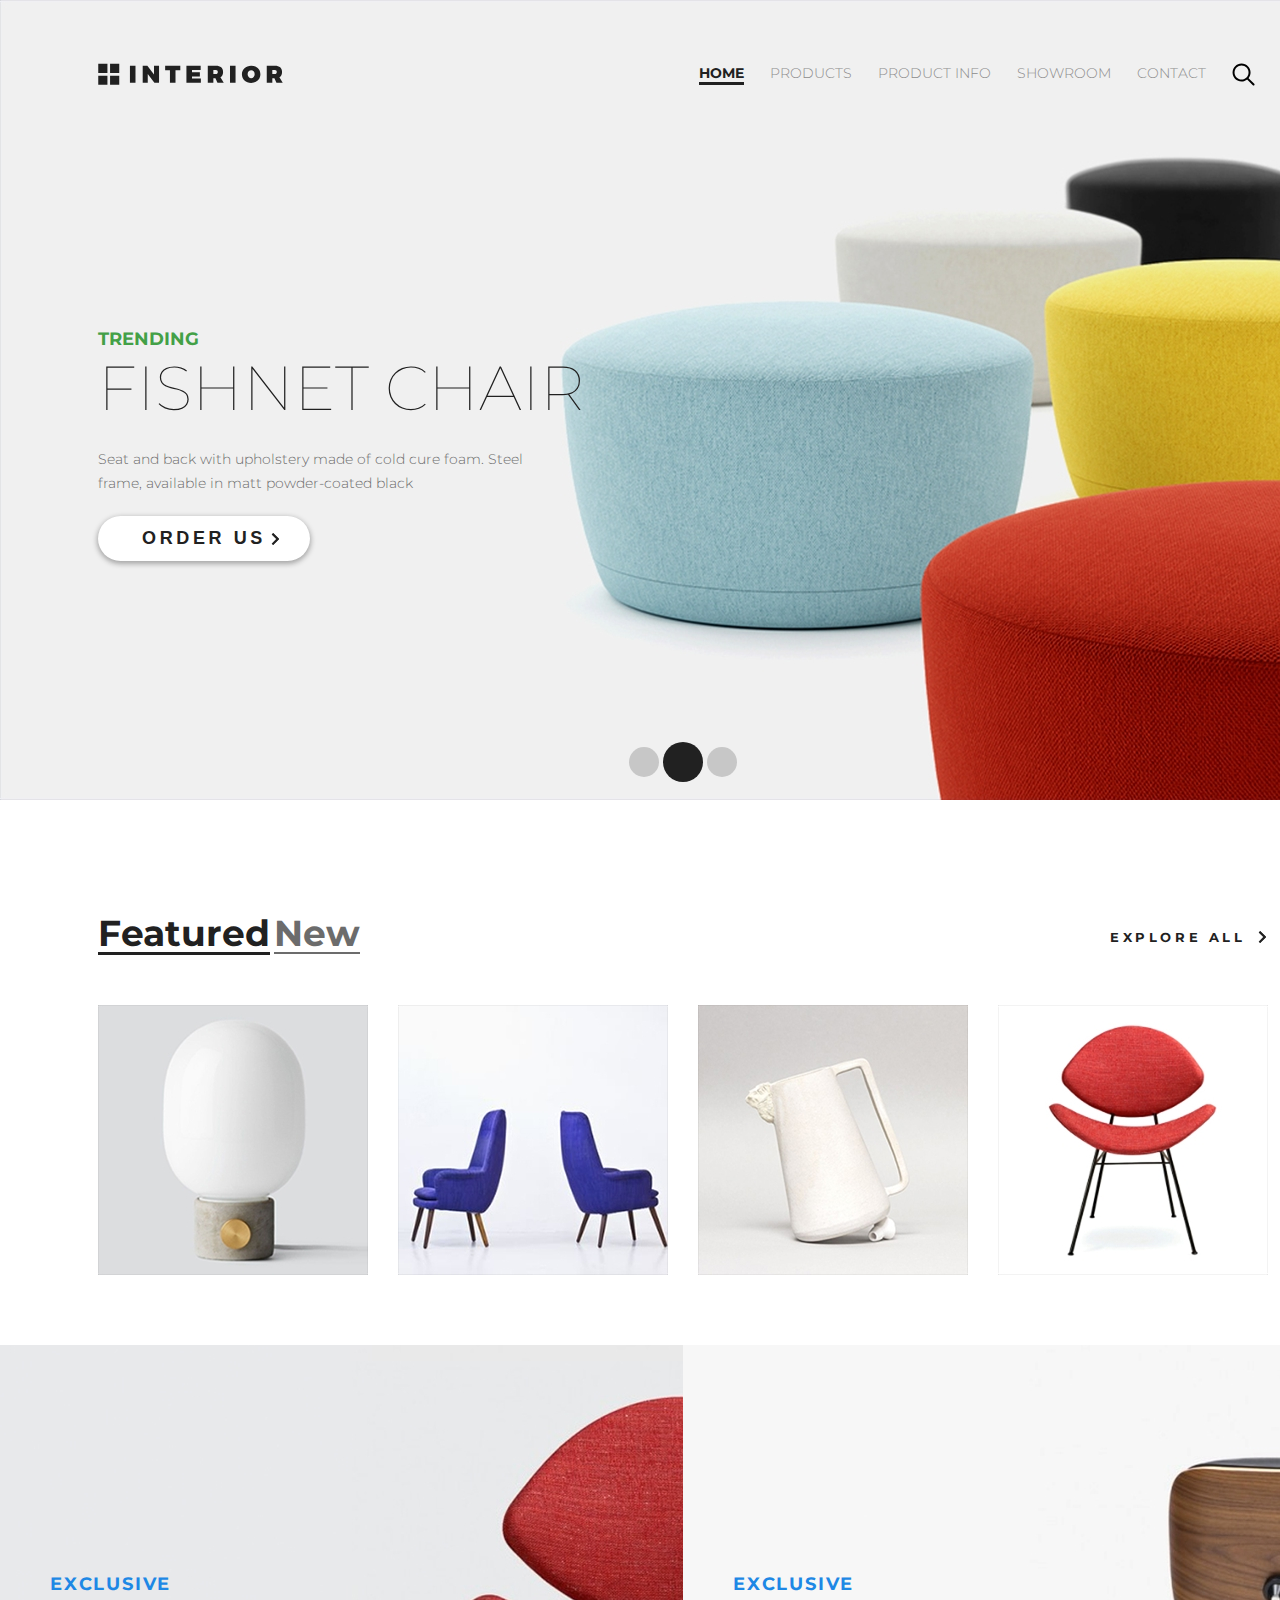
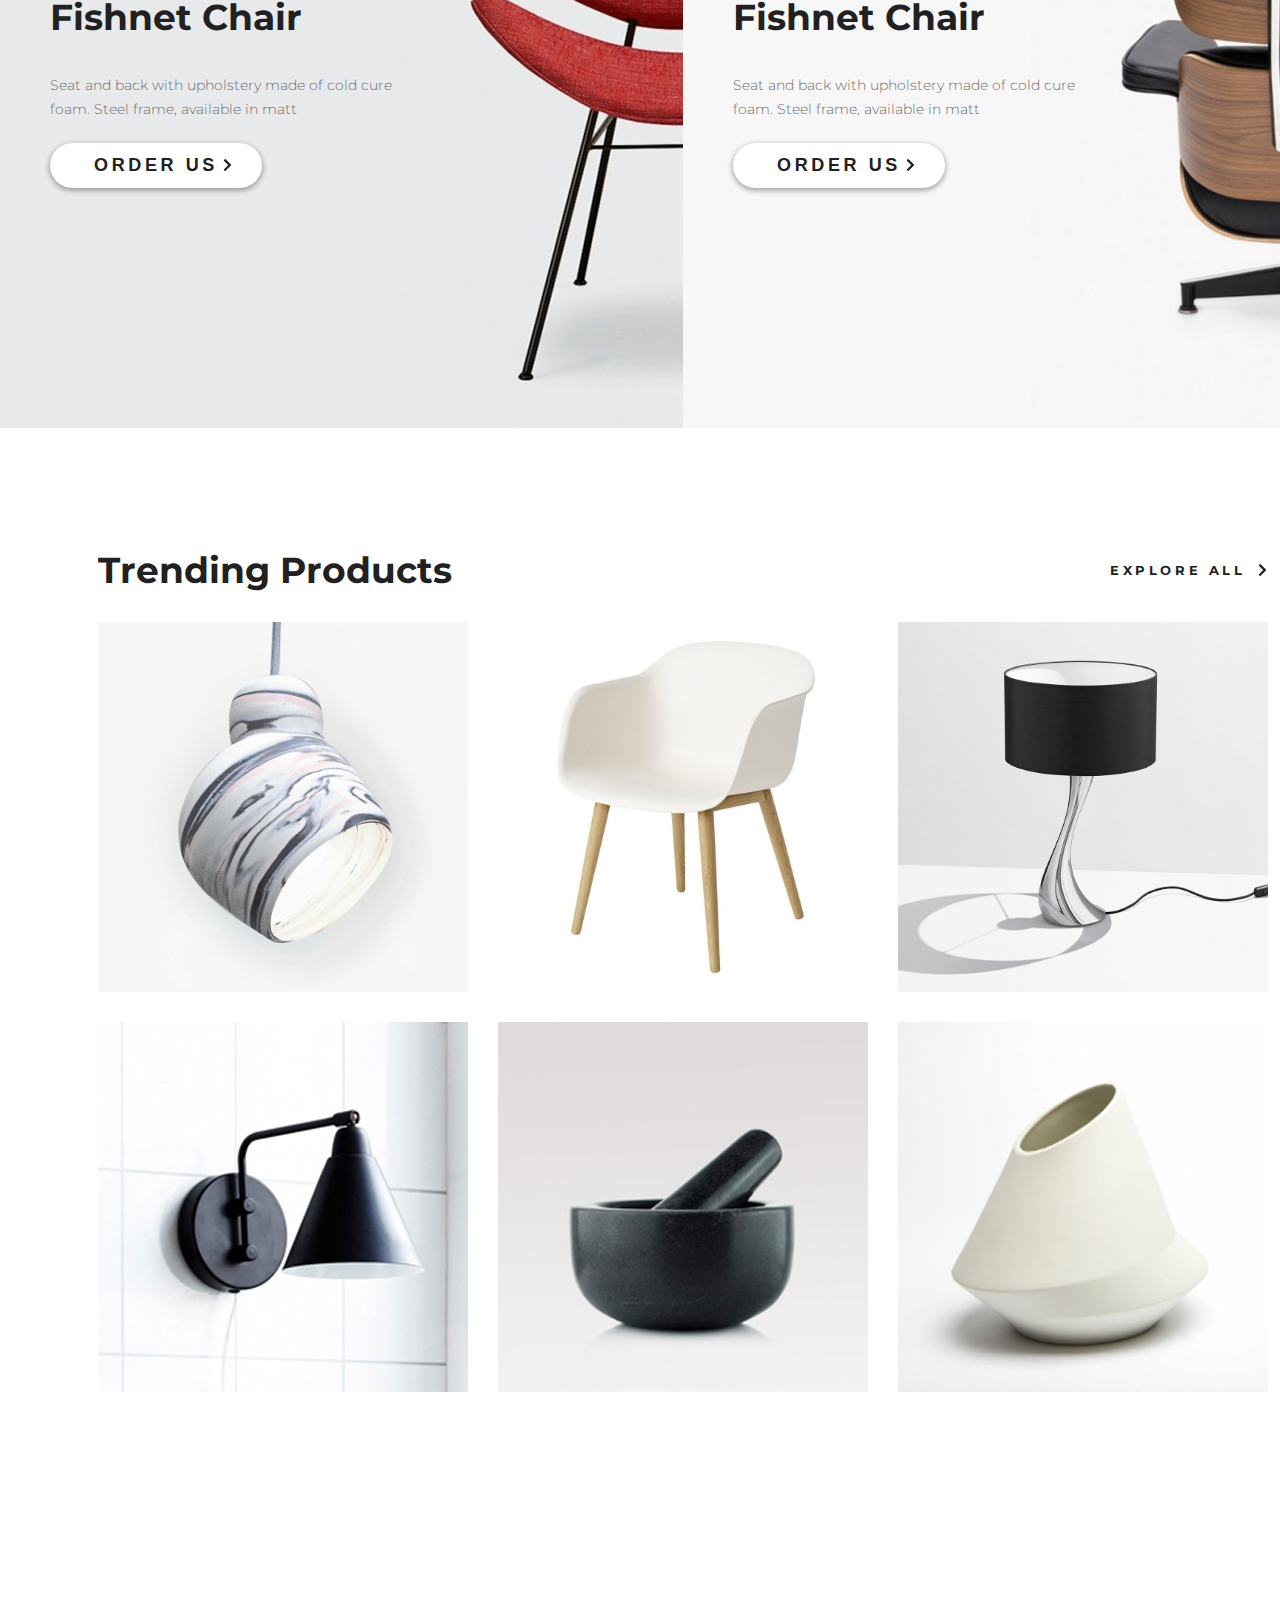
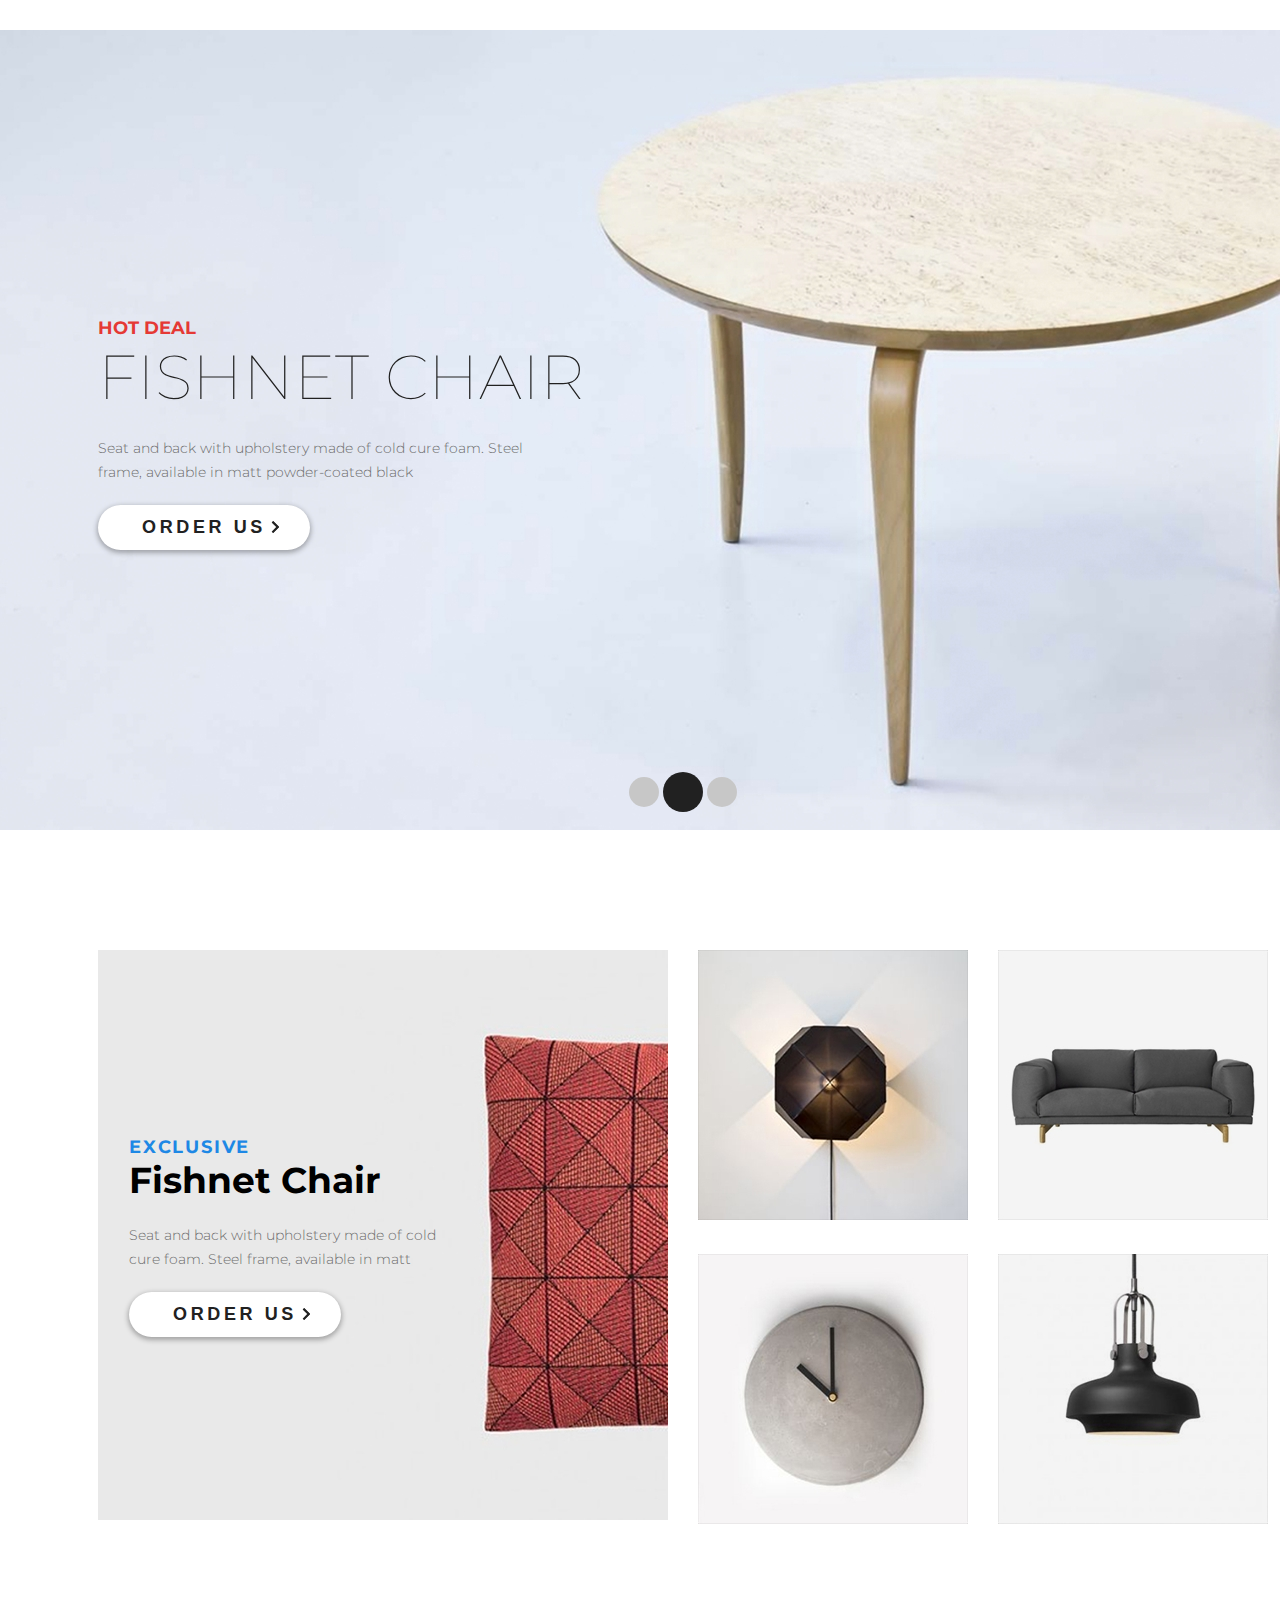
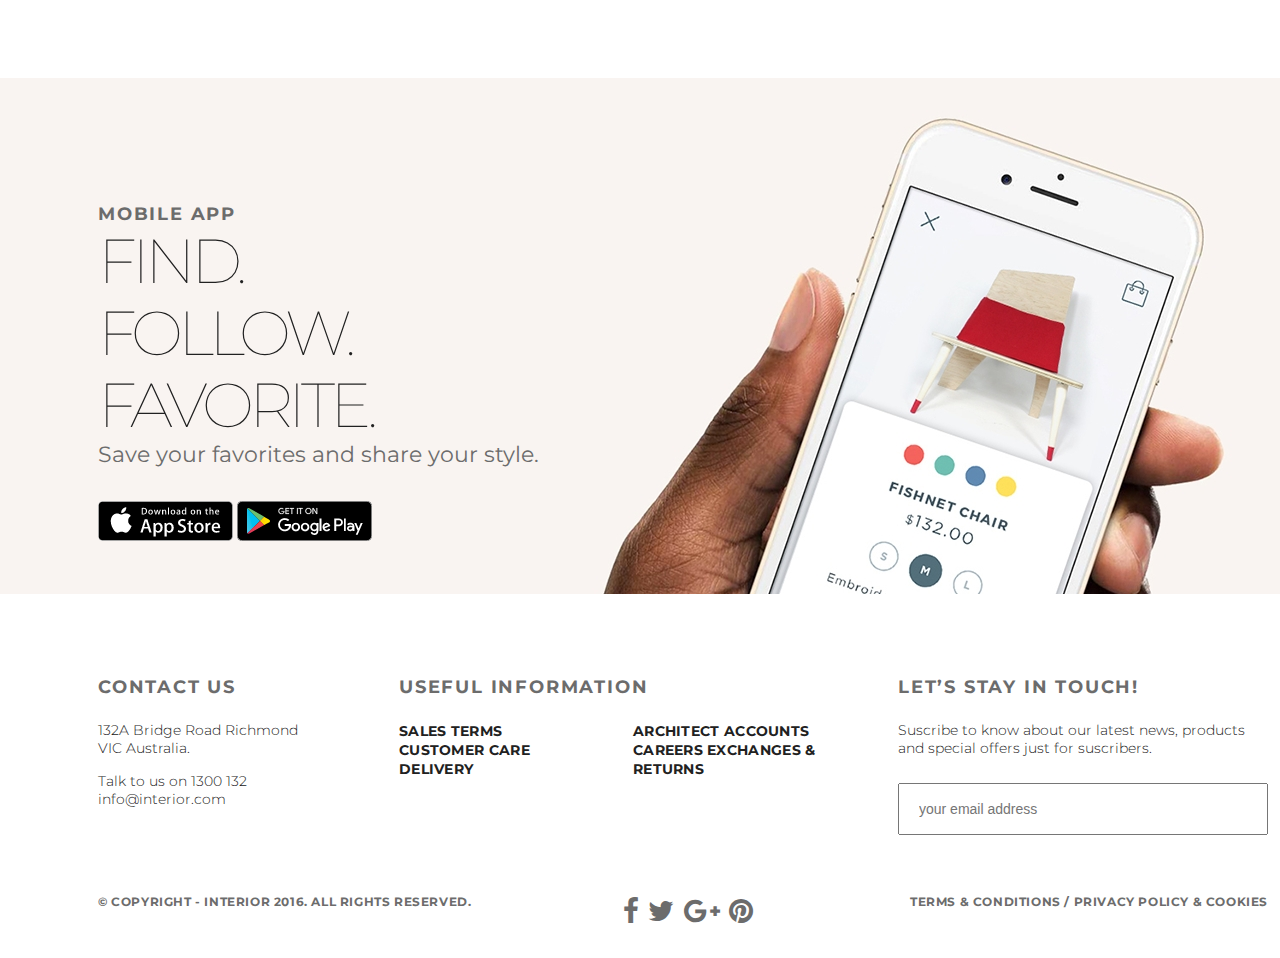
<file: index.html>
<!DOCTYPE html>
<html lang="en">
<head>
    <meta charset="UTF-8">
    <meta name="viewport" content="width=device-width, initial-scale=1.0">
    <meta http-equiv="X-UA-Compatible" content="ie=edge">
    <link href="https://fonts.googleapis.com/css?family=Montserrat:100,300,400,700&display=swap" rel="stylesheet">
    <link rel="stylesheet" href="./css/font-awesome.min.css">
    <link rel="stylesheet" href="./css/fix.css">
    <link rel="stylesheet" href="./css/style.css">
    <title>Interior</title>
</head>
<body>
    <div class="content">
        <div class="slaider padding-site">
            <div class="header clearfix">
                <a href="#" class="logotype"><img src="./img/logo.svg" alt="logo"></a>
                <ul class="menu clearfix">
                    <li class="menu-list"><a class="menu-link menu-link-active" href="index.html">HOME</a></li>
                    <li class="menu-list"><a class="menu-link" href="products.html">PRODUCTS</a></li>
                    <li class="menu-list"><a class="menu-link" href="./productinfo.html">product info</a></li>
                    <li class="menu-list"><a class="menu-link" href="#">SHOWROOM</a></li>
                    <li class="menu-list"><a class="menu-link" href="contact.html">CONTACT</a></li>
                    <li class="menu-list"><a class="menu-link lupa" href="#"><img src="./img/search.svg" alt="search"></a></li>
                </ul>
            </div>
            <div class="text-slaider">
                <div class="text-tranding">
                    <p>TRENDING</p>
                </div>
                <div class="text-h2">
                    <h2>Fishnet Chair</h2>
                </div>
                <div class="text-description">
                    <p>Seat and back with upholstery made of cold cure foam. Steel frame, available in matt powder-coated black</p>
                </div>
                <button class="order-us">Order Us</button>
            </div>
            <div class="paginations">
                <a href="#" class="circle"></a>
                <a href="#" class="circle circle-active"></a>
                <a href="#" class="circle"></a>
            </div>
        </div>
        <div class="featured padding-site">
            <div class="title clearfix">
                <a href="#" class="text-title text-title-active">Featured</a>
                <a href="#" class="text-title">New</a>
                <div class="explore-all">
                        <a href="#">explore all<img src="./img/arrow.svg" class="fix-arrow" alt="arrow"></a>
                    </div>
            </div>
            <div class="explorer-list">
                <a href="#"><img src="./img/product-1.jpg" class="explorer-list-hover" alt="lamp">
                    <div class="explorer-list-text">
                        <div class="circle-explorer-list"><img src="./img/arrow.svg" class="exp-arrow" alt="arrow" width="12"></div>
                        <p class="exp-title">Fishnet Chair</p>
                        <p class="exp-text">Seat and back with upholstery made of cold cure foam</p>
                    </div>
                </a>
                <a href="#"><img src="./img/product-2.jpg" class="explorer-list-hover" alt="chair">
                        <div class="explorer-list-text">
                        <div class="circle-explorer-list"><img src="./img/arrow.svg" class="exp-arrow" alt="arrow" width="12"></div>
                        <p class="exp-title">Fishnet Chair</p>
                        <p class="exp-text">Seat and back with upholstery made of cold cure foam</p>
                    </div>
                </a>
                <a href="#"><img src="./img/product-3.jpg" class="explorer-list-hover" alt="jug">
                        <div class="explorer-list-text">
                        <div class="circle-explorer-list"><img src="./img/arrow.svg" class="exp-arrow" alt="arrow" width="12"></div>
                        <p class="exp-title">Fishnet Chair</p>
                        <p class="exp-text">Seat and back with upholstery made of cold cure foam</p>
                    </div>
                </a>
                <a href="#"><img src="./img/product-4.jpg" class="explorer-list-hover" alt="chair">
                        <div class="explorer-list-text">
                        <div class="circle-explorer-list"><img src="./img/arrow.svg" class="exp-arrow" alt="arrow" width="12"></div>
                        <p class="exp-title">Fishnet Chair</p>
                        <p class="exp-text">Seat and back with upholstery made of cold cure foam</p>
                    </div>
                </a>
            </div>
        </div>
        <div class="exclusive">
            <div class="exclusive-block ex-block1 ">
                <div class="exclive-text">
                    <p class="exclusive-title">
                        exclusive
                    </p>
                    <div class="exclusive-h2">
                        Fishnet Chair
                    </div>
                    <div class="exclusive-description">
                        Seat and back with upholstery made of cold cure foam. Steel frame, available in matt
                    </div>
                    <button class="order-us">order us</button>
                </div>
            </div>
            <div class="exclusive-block ex-block2">
                <div class="exclive-text">
                    <p class="exclusive-title">
                        exclusive
                    </p>
                    <div class="exclusive-h2">
                        Fishnet Chair
                    </div>
                    <div class="exclusive-description">
                        Seat and back with upholstery made of cold cure foam. Steel frame, available in matt
                    </div>
                    <button class="order-us">order us</button>
                </div>
            </div>
        </div>
        <div class="trending-products padding-site">
            <div class="title clearfix">
                    <span class="trending-products">Trending Products</span>
                    <div class="explore-all explore-trending">
                        <a href="#">explore all<img src="./img/arrow.svg" class="fix-arrow" alt="arrow"></a>
                    </div>
                    <div class="trending-products-img">
                        <img src="./img/trend-p1.jpg" alt="">
                        <img src="./img/trend-p2.jpg" alt="">
                        <img src="./img/trend-p3.jpg" alt="">
                    </div>
                    <div class="trending-products-img">
                        <img src="./img/trend-p4.jpg" alt="">
                        <img src="./img/trend-p5.jpg" alt="">
                        <img src="./img/trend-p6.jpg" alt="">
                    </div>
            </div>
        </div>
        <div class="hot-deal padding-site">
            <div class="text-slaider">
                <div class="text-tranding hot">
                    <p>Hot deal</p>
                </div>
                <div class="text-h2">
                    <h2>Fishnet Chair</h2>
                </div>
                <div class="text-description">
                    <p>Seat and back with upholstery made of cold cure foam. Steel frame, available in matt powder-coated black</p>
                </div>
                <button class="order-us">Order Us</button>
            </div>
            <div class="paginations">
                <a href="#" class="circle"></a>
                <a href="#" class="circle circle-active"></a>
                <a href="#" class="circle"></a>
            </div>
        </div>
        <div class="exclusive-two padding-site">
            <div class="info-exclusive">
                <div class="text-slaider">
                    <div class="exclusive-title">
                        <p>exclusive</p>
                    </div>
                    <div class="text-h2-ext">
                        <h2>Fishnet Chair</h2>
                    </div>
                    <div class="text-description ext">
                        <p>Seat and back with upholstery made of cold cure foam. Steel frame, available in matt</p>
                    </div>
                    <button class="order-us">Order Us</button>
                </div>   
            </div>
            <div class="exclusive-img">
                <a href="#"><img src="./img/exclusive-21.jpg" alt=""></a>
                <a href="#"><img src="./img/exclusive-22.jpg" alt=""></a>
            </div>
            <div class="exclusive-img">
                <a href="#"><img src="./img/exclusive-23.jpg" alt=""></a>
                <a href="#"><img src="./img/exclusive-24.jpg" alt=""></a>
            </div>
        </div>
        <div class="m-app padding-site">
            <div class="text-app-bold">
                <p>mobile app</p>
            </div>
            <div class="h2-app">
                <h2>Find. Follow. Favorite.</h2>
            </div>
            <div class="text-app">
                <p>Save your favorites and share your style.</p>
            </div>
            <div class="img-app">
                <a href="#"><img src="./img/app-store.png" alt="app-store"></a>
                <a href="#"><img src="./img/google-play.png" alt="google-play"></a>
            </div>
        </div>
        <div class="clear-footer"></div>
    </div>
    <div class="obl">
        <div class="footer padding-site">
            <div class="inform clearfix">
                <div class="contact-us clearfix">
                    <div class="title-contact-us">
                        <p>Contact Us</p>
                    </div>
                    <div class="desc-contact">
                        <p>132A Bridge Road Richmond VIC Australia.</p>
                        <p>Talk to us on 1300 132 info@interior.com</p>
                    </div>
                </div>
                <div class="useful clearfix">
                    <div class="title-contact-us clearfix">
                        <p>Useful Information</p>
                    </div>
                    <div class="text-useful useful1">
                        <a href="#">sales terms</a>
                        <a href="#">Customer care</a>
                        <a href="#">Delivery</a>
                    </div>
                    <div class="text-useful useful2">
                        <a href="#">Architect accounts</a>
                        <a href="#">Careers</a>
                        <a href="#">Exchanges & returns</a>
                    </div>
                </div>
                <div class="lets-stay">
                    <div class="title-contact-us">
                        <p>Let’s Stay in Touch!</p>
                    </div>
                    <div class="text-lets-stay">
                        <p>Suscribe to know about our latest news, products and special offers just for suscribers.</p>
                    </div>
                    <div class="input-email">
                        <input type="email" name="" id="" placeholder="your email address">
                        <a href="#" class="teleg"><img src="./img/telegram.svg" alt="telegram"></a>                    </div>
                </div>
            </div>
            <div class="copy">
                <div class="copyright">&copy; Copyright - INTERIOR 2016. All Rights Reserved.</div>
                <div class="links" >
                    <a href=""><i class="fa fa-facebook" aria-hidden="true"></i></a>
                    <a href=""><i class="fa fa-twitter" aria-hidden="true"></i></a>
                    <a href=""><i class="fa fa-google-plus" aria-hidden="true"></i></a>
                    <a href=""><i class="fa fa-pinterest" aria-hidden="true"></i></a>
                </div>
                <div class="terms">
                        Terms & Conditions  /  Privacy policy & Cookies
                </div>
            </div>
        </div>
    </div>
</body>
</html>
</file>
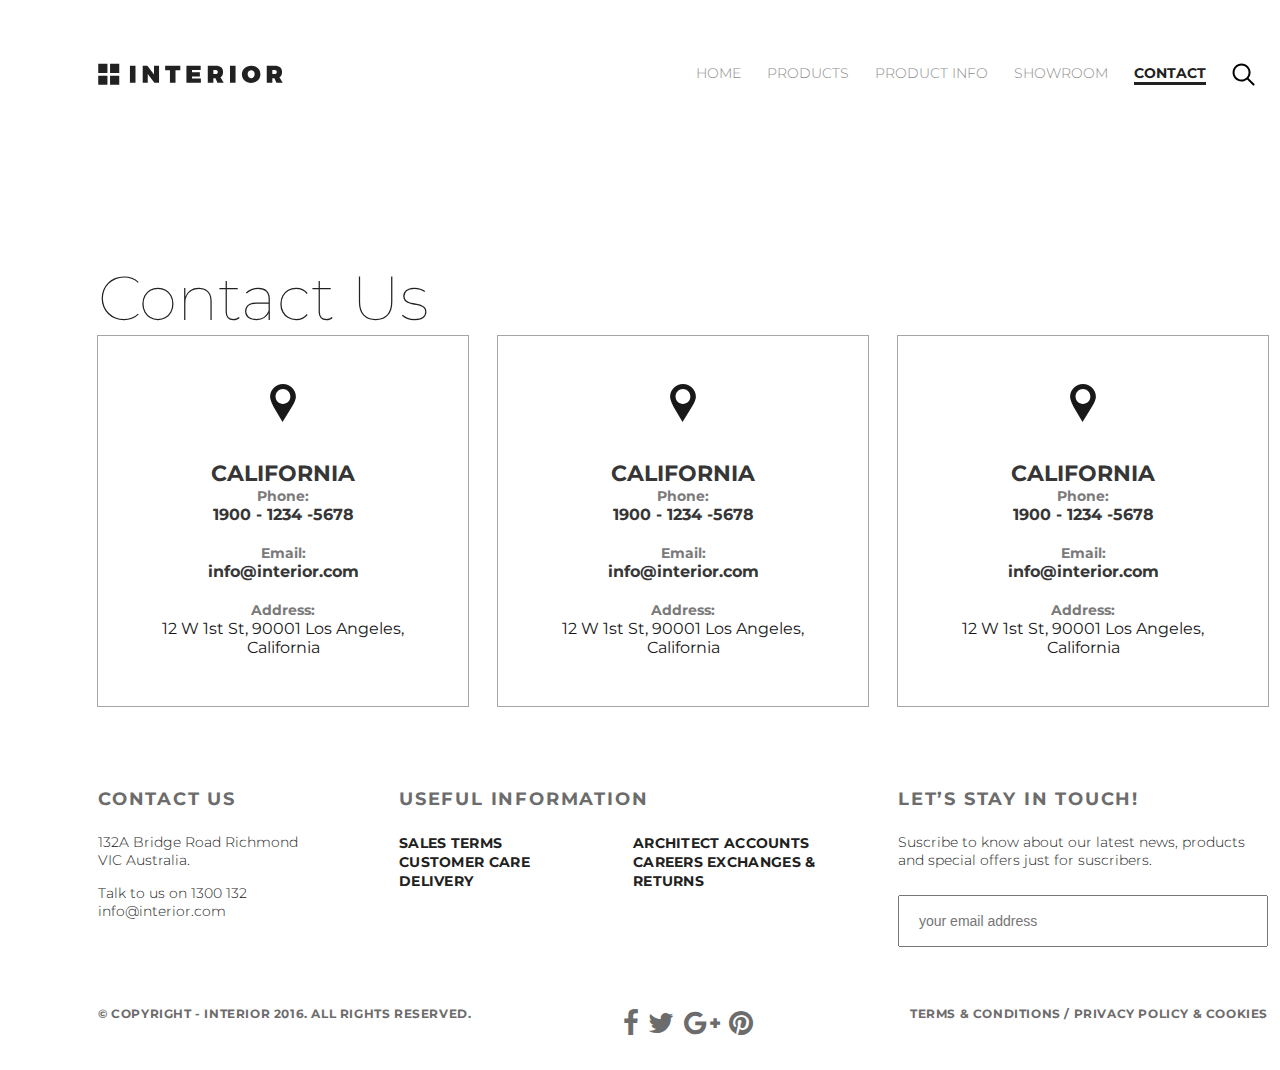
<file: contact.html>
<!DOCTYPE html>
<html lang="en">
<head>
    <meta charset="UTF-8">
    <meta name="viewport" content="width=device-width, initial-scale=1.0">
    <meta http-equiv="X-UA-Compatible" content="ie=edge">
    <link href="https://fonts.googleapis.com/css?family=Montserrat:100,300,400,700&display=swap" rel="stylesheet">
    <link rel="stylesheet" href="./css/font-awesome.min.css">
    <link rel="stylesheet" href="./css/fix.css">
    <link rel="stylesheet" href="./css/style.css">
    <link rel="stylesheet" href="./css/media.css">
    <title>Contact-us</title>
</head>
<body>
    <div class="content">
        <div class="header padding-site clearfix">
            <a href="#" class="logotype"><img src="./img/logo.svg" alt="logo"></a>
            <ul class="menu clearfix">
                <li class="menu-list"><a class="menu-link" href="index.html">HOME</a></li>
                <li class="menu-list"><a class="menu-link" href="products.html">PRODUCTS</a></li>
                <li class="menu-list"><a class="menu-link" href="./productinfo.html">product info</a></li>
                <li class="menu-list"><a class="menu-link" href="#">SHOWROOM</a></li>
                <li class="menu-list"><a class="menu-link menu-link-active" href="#">CONTACT</a></li>
                <li class="menu-list"><a class="menu-link lupa" href="#"><img src="./img/search.svg" alt="search"></a></li>
            </ul>
            <div class="h1-text">
                <h1 class="text-CU">Contact Us</h1>
            </div>
        </div>
        <div class="main-CU padding-site">
            <div class="card-CU">
                <div class="icon-CU">
                    <img src="./img/geo.svg" alt="geolocations" width="38px">
                </div>
                <div class="geo-CU">California</div>
            <div class="detalis-CU">
                <div class="phone-CU">
                    <div class="title">Phone:</div>
                    <div class="inform-CU">1900 - 1234 -5678</div>
                </div>
                <div class="email-CU">
                    <div class="title">Email:</div>
                    <div class="inform-CU">info@interior.com</div>
                </div>
                <div class="addres-CU">
                    <div class="title">Address:</div>
                    <div class="addres-text">12 W 1st St, 90001 Los Angeles, California</div>
                </div>
            </div>    
            </div>
            <div class="card-CU">
                    <div class="icon-CU">
                        <img src="./img/geo.svg" alt="geolocations" width="38px">
                    </div>
                    <div class="geo-CU">California</div>
                <div class="detalis-CU">
                    <div class="phone-CU">
                        <div class="title">Phone:</div>
                        <div class="inform-CU">1900 - 1234 -5678</div>
                    </div>
                    <div class="email-CU">
                        <div class="title">Email:</div>
                        <div class="inform-CU">info@interior.com</div>
                    </div>
                    <div class="addres-CU">
                        <div class="title">Address:</div>
                        <div class="addres-text">12 W 1st St, 90001 Los Angeles, California</div>
                    </div>
                </div>    
            </div>
            <div class="card-CU">
                    <div class="icon-CU">
                        <img src="./img/geo.svg" alt="geolocations" width="38px">
                    </div>
                    <div class="geo-CU">California</div>
                <div class="detalis-CU">
                    <div class="phone-CU">
                        <div class="title">Phone:</div>
                        <div class="inform-CU">1900 - 1234 -5678</div>
                    </div>
                    <div class="email-CU">
                        <div class="title">Email:</div>
                        <div class="inform-CU">info@interior.com</div>
                    </div>
                    <div class="addres-CU">
                        <div class="title">Address:</div>
                        <div class="addres-text">12 W 1st St, 90001 Los Angeles, California</div>
                    </div>
                </div>    
            </div>
        </div>
        <div class="clear-footer"></div>
    </div>
    <div class="obl">
        <div class="footer padding-site">
            <div class="inform clearfix">
                <div class="contact-us clearfix">
                    <div class="title-contact-us">
                        <p>Contact Us</p>
                    </div>
                    <div class="desc-contact">
                        <p>132A Bridge Road Richmond VIC Australia.</p>
                        <p>Talk to us on 1300 132 info@interior.com</p>
                    </div>
                </div>
                <div class="useful clearfix">
                    <div class="title-contact-us clearfix">
                        <p>Useful Information</p>
                    </div>
                    <div class="text-useful useful1">
                        <a href="#">sales terms</a>
                        <a href="#">Customer care</a>
                        <a href="#">Delivery</a>
                    </div>
                    <div class="text-useful useful2">
                        <a href="#">Architect accounts</a>
                        <a href="#">Careers</a>
                        <a href="#">Exchanges & returns</a>
                    </div>
                </div>
                <div class="lets-stay">
                    <div class="title-contact-us">
                        <p>Let’s Stay in Touch!</p>
                    </div>
                    <div class="text-lets-stay">
                        <p>Suscribe to know about our latest news, products and special offers just for suscribers.</p>
                    </div>
                    <div class="input-email">
                        <input type="email" name="" id="" placeholder="your email address">
                        <a href="#" class="teleg"><img src="./img/telegram.svg" alt="telegram"></a>                    </div>
                </div>
            </div>
            <div class="copy">
                <div class="copyright">&copy; Copyright - INTERIOR 2016. All Rights Reserved.</div>
                <div class="links" >
                    <a href=""><i class="fa fa-facebook" aria-hidden="true"></i></a>
                    <a href=""><i class="fa fa-twitter" aria-hidden="true"></i></a>
                    <a href=""><i class="fa fa-google-plus" aria-hidden="true"></i></a>
                    <a href=""><i class="fa fa-pinterest" aria-hidden="true"></i></a>
                </div>
                <div class="terms">
                        Terms & Conditions  /  Privacy policy & Cookies
                </div>
            </div>
        </div>
    </div>
    </div>
</body>
</html>
</file>
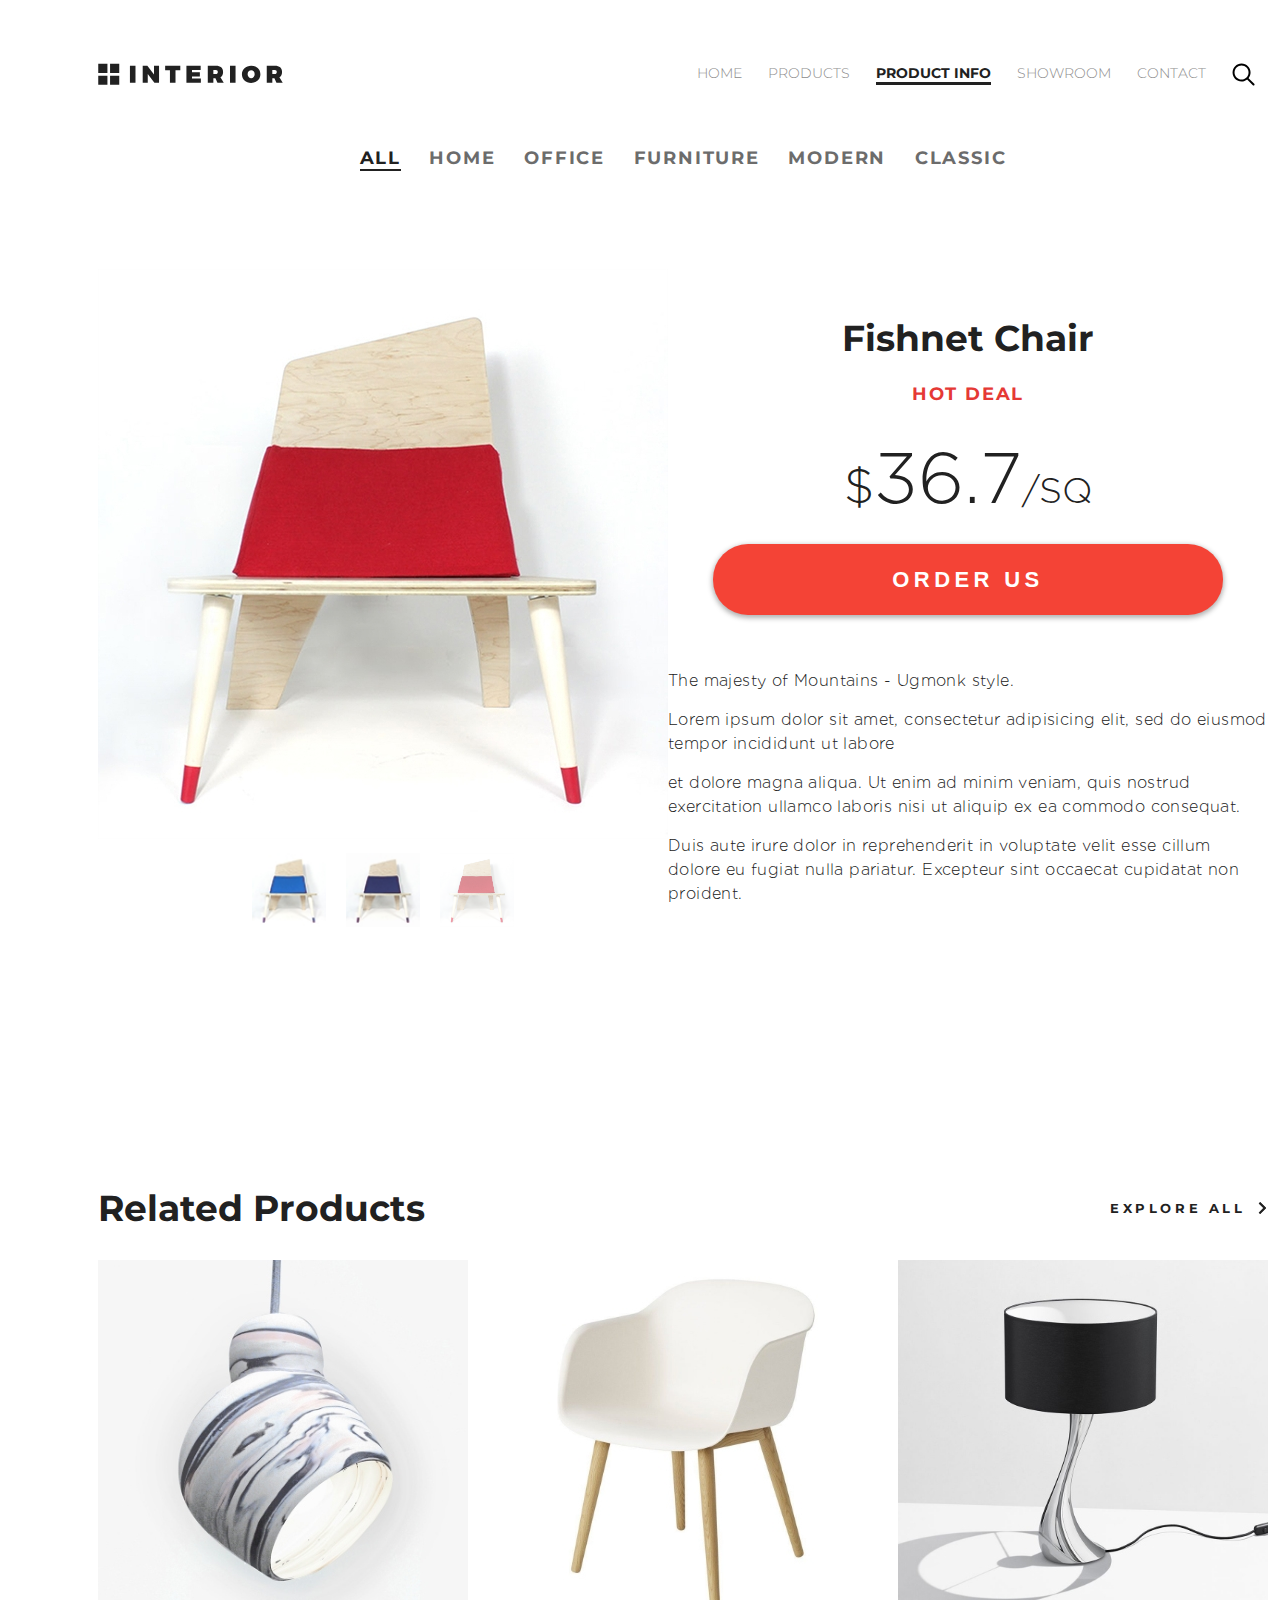
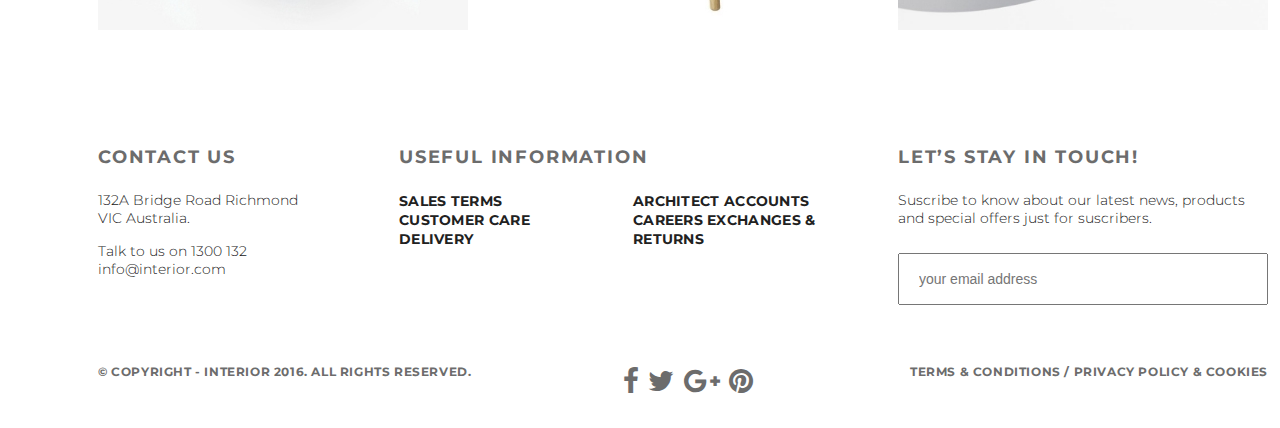
<file: productinfo.html>
<!DOCTYPE html>
<html lang="en">
<head>
    <meta charset="UTF-8">
    <meta name="viewport" content="width=device-width, initial-scale=1.0">
    <meta http-equiv="X-UA-Compatible" content="ie=edge">
    <link href="https://fonts.googleapis.com/css?family=Montserrat:100,300,400,700&display=swap" rel="stylesheet">
    <link rel="stylesheet" href="./css/font-awesome.min.css">
    <link rel="stylesheet" href="./css/fix.css">
    <link rel="stylesheet" href="./css/style.css">
    <title>Product Info</title>
</head>
<body>
    <div class="content">
        <div class="header padding-site clearfix">
                <a href="#" class="logotype"><img src="./img/logo.svg" alt="logo"></a>
                <ul class="menu clearfix">
                    <li class="menu-list"><a class="menu-link" href="index.html">HOME</a></li>
                    <li class="menu-list"><a class="menu-link" href="products.html">PRODUCTS</a></li>
                    <li class="menu-list"><a class="menu-link menu-link-active" href="./productinfo.html">product info</a></li>
                    <li class="menu-list"><a class="menu-link" href="#">SHOWROOM</a></li>
                    <li class="menu-list"><a class="menu-link" href="contact.html">CONTACT</a></li>
                    <li class="menu-list"><a class="menu-link lupa" href="#"><img src="./img/search.svg" alt="search"></a></li>
                </ul>
            </div>
        <div class="styleNav">
            <ul>
                <li><a href="#" class="nav-active">All</a></li>
                <li><a href="#">HOME</a></li>
                <li><a href="#">OFFICE</a></li>
                <li><a href="#">FURNITURE</a></li>
                <li><a href="#">MODERN</a></li>
                <li><a href="#">CLASSIC</a></li>
        </ul>
        </div>
        <div class="fullDescription padding-site">
            <div class="slide">
                <img src="./img/info-product/img1-fullSize.jpg" alt="full-size">
                <ul>
                    <li><img src="./img/info-product/1.jpg" alt=""></li>
                    <li><img src="./img/info-product/2.jpg" alt=""></li>
                    <li><img src="./img/info-product/img1-fullSize.jpg" alt="" class="slide-active"></li>
                </ul>
            </div>
            <div class="descriptions-product">
                <h2>Fishnet Chair</h2>
                <h3>Hot Deal</h3>
                <div class="price"><span>$</span>36.7<span>/sq</span></div>
                <div class="btn-hov">
                    <div class="bt">
                        <input type="button" value="Order Us">
                        <img src="./img/arrow-info.svg" alt="arrow">
                    </div>
                </div>
                <div class="text">
                    <p>The majesty of Mountains - Ugmonk style.</p>
                    <p>Lorem ipsum dolor sit amet, consectetur adipisicing elit, sed do eiusmod tempor incididunt ut labore</p>
                    <p>et dolore magna aliqua. Ut enim ad minim veniam, quis nostrud exercitation ullamco laboris nisi ut aliquip ex ea commodo consequat.</p>
                    <p>Duis aute irure dolor in reprehenderit in voluptate velit esse cillum dolore eu fugiat nulla pariatur. Excepteur sint occaecat cupidatat non proident.</p>
                </div>
            </div>
        </div>
        <div class="trending-products related-prod-padding padding-site">
            <div class="title clearfix">
                <span class="trending-products">Related Products</span>
                <div class="explore-all explore-trending">
                    <a href="#">explore all<img src="./img/arrow.svg" class="fix-arrow" alt="arrow"></a>
                </div>
                <div class="trending-products-img">
                    <img src="./img/trend-p1.jpg" alt="">
                    <img src="./img/trend-p2.jpg" alt="">
                    <img src="./img/trend-p3.jpg" alt="">
                </div>
            </div>
        </div>
        <div class="clear-footer"></div>
    </div>
    <div class="obl">
        <div class="footer padding-site">
            <div class="inform clearfix">
                <div class="contact-us clearfix">
                    <div class="title-contact-us">
                        <p>Contact Us</p>
                    </div>
                    <div class="desc-contact">
                        <p>132A Bridge Road Richmond VIC Australia.</p>
                        <p>Talk to us on 1300 132 info@interior.com</p>
                    </div>
                </div>
                <div class="useful clearfix">
                    <div class="title-contact-us clearfix">
                        <p>Useful Information</p>
                    </div>
                    <div class="text-useful useful1">
                        <a href="#">sales terms</a>
                        <a href="#">Customer care</a>
                        <a href="#">Delivery</a>
                    </div>
                    <div class="text-useful useful2">
                        <a href="#">Architect accounts</a>
                        <a href="#">Careers</a>
                        <a href="#">Exchanges & returns</a>
                    </div>
                </div>
                <div class="lets-stay">
                    <div class="title-contact-us">
                        <p>Let’s Stay in Touch!</p>
                    </div>
                    <div class="text-lets-stay">
                        <p>Suscribe to know about our latest news, products and special offers just for suscribers.</p>
                    </div>
                    <div class="input-email">
                        <input type="email" name="" id="" placeholder="your email address">
                        <a href="#" class="teleg"><img src="./img/telegram.svg" alt="telegram"></a>                    </div>
                </div>
            </div>
            <div class="copy">
                <div class="copyright">&copy; Copyright - INTERIOR 2016. All Rights Reserved.</div>
                <div class="links" >
                    <a href=""><i class="fa fa-facebook" aria-hidden="true"></i></a>
                    <a href=""><i class="fa fa-twitter" aria-hidden="true"></i></a>
                    <a href=""><i class="fa fa-google-plus" aria-hidden="true"></i></a>
                    <a href=""><i class="fa fa-pinterest" aria-hidden="true"></i></a>
                </div>
                <div class="terms">
                        Terms & Conditions  /  Privacy policy & Cookies
                </div>
            </div>
        </div>
    </div>
</body>
</html>
</file>
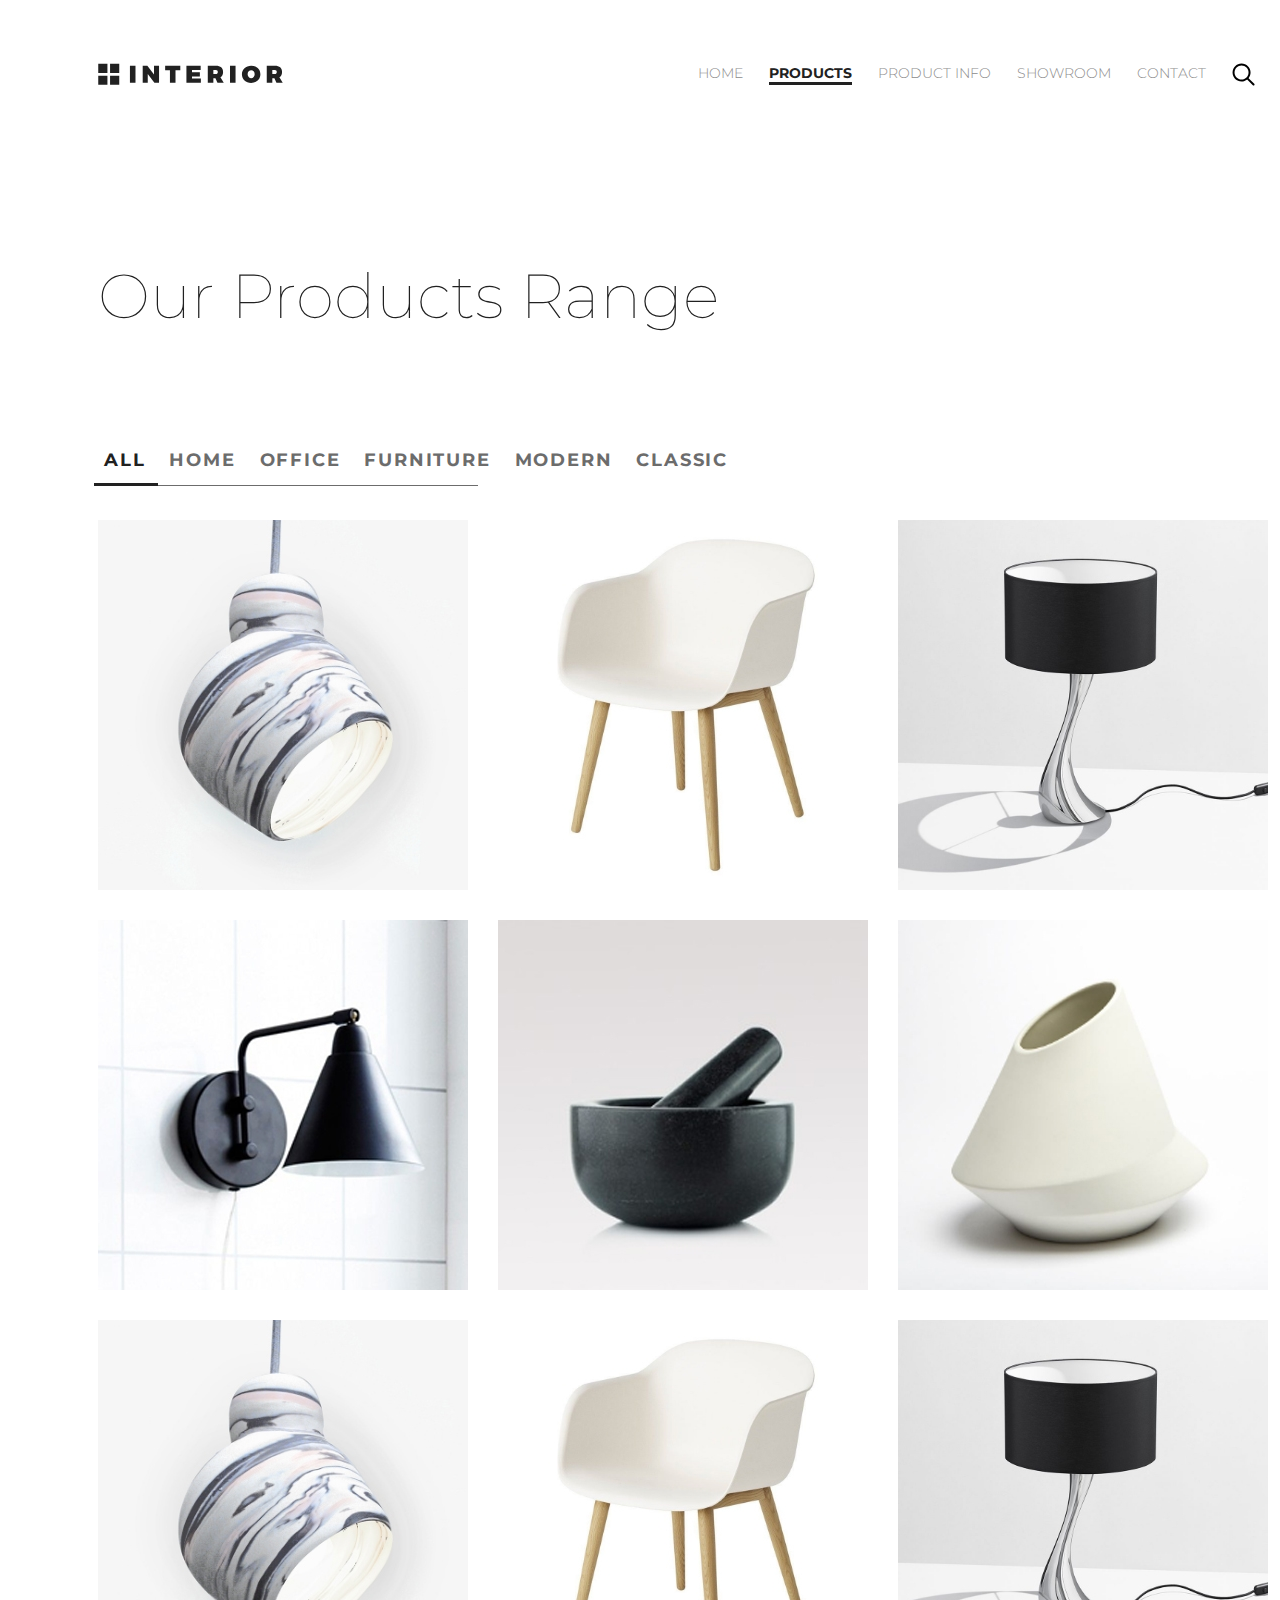
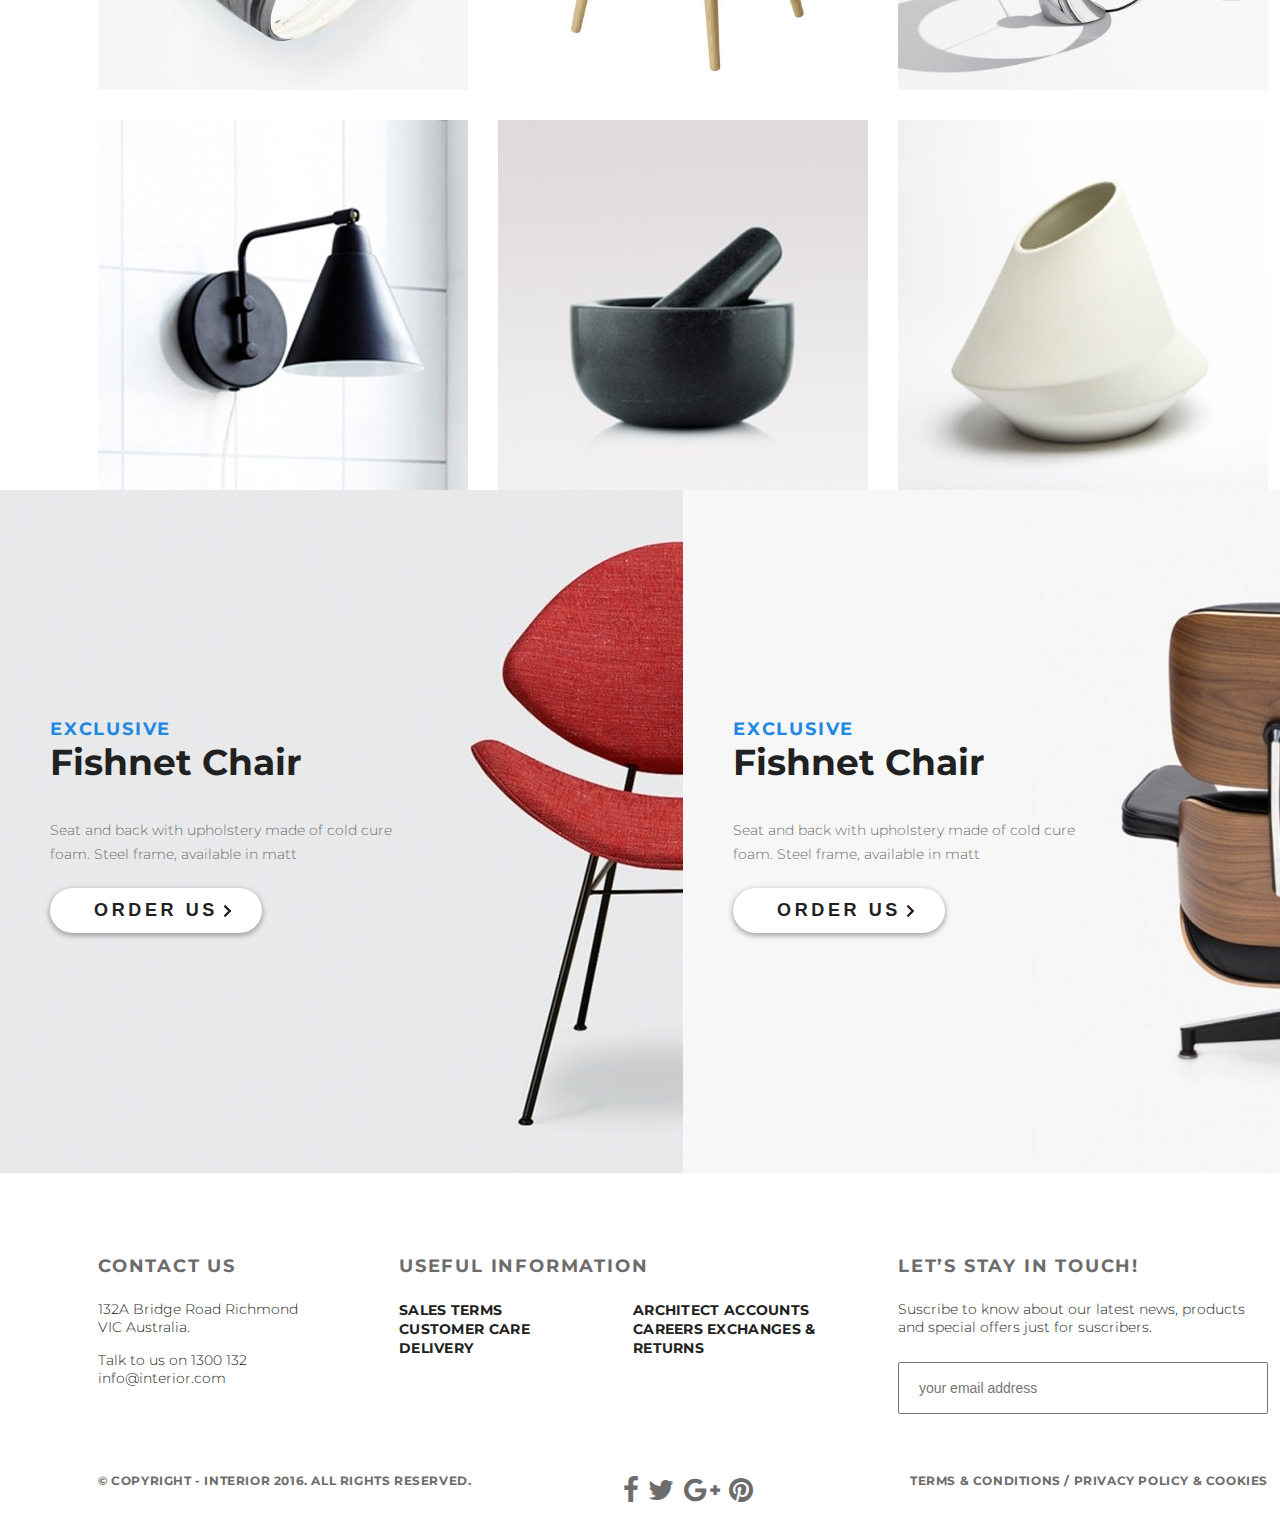
<file: products.html>
<!DOCTYPE html>
<html lang="en">
<head>
    <meta charset="UTF-8">
    <meta name="viewport" content="width=device-width, initial-scale=1.0">
    <meta http-equiv="X-UA-Compatible" content="ie=edge">
    <link href="https://fonts.googleapis.com/css?family=Montserrat:100,300,400,700&display=swap" rel="stylesheet">
    <link rel="stylesheet" href="./css/font-awesome.min.css">
    <link rel="stylesheet" href="./css/fix.css">
    <link rel="stylesheet" href="./css/style.css">
    <title>Interior-product</title>
</head>
<body>
    <div class="content">
        <div class="header padding-site clearfix">
                <a href="#" class="logotype"><img src="./img/logo.svg" alt="logo"></a>
            <ul class="menu clearfix">
                <li class="menu-list"><a class="menu-link" href="index.html">HOME</a></li>
                <li class="menu-list"><a class="menu-link menu-link-active" href="products.html">PRODUCTS</a></li>
                <li class="menu-list"><a class="menu-link" href="./productinfo.html">product info</a></li>
                <li class="menu-list"><a class="menu-link" href="#">SHOWROOM</a></li>
                <li class="menu-list"><a class="menu-link" href="contact.html">CONTACT</a></li>
                <li class="menu-list"><a class="menu-link lupa" href="#"><img src="./img/search.svg" alt="search"></a></li>
            </ul>
        </div>
        <div class="our-Products-Range padding-site">
            <div class="opr-title">
                <h1 class="h1-oPR">Our Products Range</h1>
            </div>
            <div class="opr-menu-list">
                <ul>
                        <li class="opr-menu-active"><a href="#" class="opr-menu-active">All</a></li> 
                        <li><a href="#">HOME</a></li> 
                        <li><a href="#">OFFICE</a></li> 
                        <li><a href="#">FURNITURE</a></li> 
                        <li><a href="#">MODERN</a></li> 
                        <li><a href="#">CLASSIC</a></li> 
                </ul>
            </div>
            <div class=" opr-menu-list opr-menu-list-border">
                <ul>
                    <li class="opr-menu-list-border-active"></li>
                    <li></li>
                    <li></li>
                    <li></li>
                    <li></li>
                    <li></li>
                </ul>
            </div>
            <div class="opr-products">
                <img src="./img/opr-porducts/product-1.jpg" alt="">
                <img src="./img/opr-porducts/product-2.jpg" alt="">
                <img src="./img/opr-porducts/product-3.jpg" alt="">
            </div>
            <div class="opr-products">
                <img src="./img/opr-porducts/product-4.jpg" alt="">
                <img src="./img/opr-porducts/product-5.jpg" alt="">
                <img src="./img/opr-porducts/product-6.jpg" alt="">
            </div>
            <div class="opr-products">
                    <img src="./img/opr-porducts/product-1.jpg" alt="">
                    <img src="./img/opr-porducts/product-2.jpg" alt="">
                    <img src="./img/opr-porducts/product-3.jpg" alt="">
            </div>
            <div class="opr-products">
                <img src="./img/opr-porducts/product-4.jpg" alt="">
                <img src="./img/opr-porducts/product-5.jpg" alt="">
                <img src="./img/opr-porducts/product-6.jpg" alt="">
            </div>
    </div>
    <div class="exclusive">
            <div class="exclusive-block ex-block1 ">
                <div class="exclive-text">
                    <p class="exclusive-title">
                        exclusive
                    </p>
                    <div class="exclusive-h2">
                        Fishnet Chair
                    </div>
                    <div class="exclusive-description">
                        Seat and back with upholstery made of cold cure foam. Steel frame, available in matt
                    </div>
                    <button class="order-us">order us</button>
                </div>
            </div>
            <div class="exclusive-block ex-block2">
                <div class="exclive-text">
                    <p class="exclusive-title">
                        exclusive
                    </p>
                    <div class="exclusive-h2">
                        Fishnet Chair
                    </div>
                    <div class="exclusive-description">
                        Seat and back with upholstery made of cold cure foam. Steel frame, available in matt
                    </div>
                    <button class="order-us">order us</button>
                </div>
            </div>
    </div>
    <div class="clear-footer"></div>
    </div>
    <div class="obl">
        <div class="footer padding-site">
            <div class="inform clearfix">
                <div class="contact-us clearfix">
                    <div class="title-contact-us">
                        <p>Contact Us</p>
                    </div>
                    <div class="desc-contact">
                        <p>132A Bridge Road Richmond VIC Australia.</p>
                        <p>Talk to us on 1300 132 info@interior.com</p>
                    </div>
                </div>
                <div class="useful clearfix">
                    <div class="title-contact-us clearfix">
                        <p>Useful Information</p>
                    </div>
                    <div class="text-useful useful1">
                        <a href="#">sales terms</a>
                        <a href="#">Customer care</a>
                        <a href="#">Delivery</a>
                    </div>
                    <div class="text-useful useful2">
                        <a href="#">Architect accounts</a>
                        <a href="#">Careers</a>
                        <a href="#">Exchanges & returns</a>
                    </div>
                </div>
                <div class="lets-stay">
                    <div class="title-contact-us">
                        <p>Let’s Stay in Touch!</p>
                    </div>
                    <div class="text-lets-stay">
                        <p>Suscribe to know about our latest news, products and special offers just for suscribers.</p>
                    </div>
                    <div class="input-email">
                        <input type="email" name="" id="" placeholder="your email address">
                        <a href="#" class="teleg"><img src="./img/telegram.svg" alt="telegram"></a>                    </div>
                </div>
            </div>
            <div class="copy">
                <div class="copyright">&copy; Copyright - INTERIOR 2016. All Rights Reserved.</div>
                <div class="links" >
                    <a href=""><i class="fa fa-facebook" aria-hidden="true"></i></a>
                    <a href=""><i class="fa fa-twitter" aria-hidden="true"></i></a>
                    <a href=""><i class="fa fa-google-plus" aria-hidden="true"></i></a>
                    <a href=""><i class="fa fa-pinterest" aria-hidden="true"></i></a>
                </div>
                <div class="terms">
                        Terms & Conditions  /  Privacy policy & Cookies
                </div>
            </div>
        </div>
    </div>
</body>
</html>
</file>
<file: css/fix.css>
*{
    margin: 0;
    padding: 0;
}
html,body{
    height: 100%;
}

.clearfix:after{
    content:"";
    display: table;
    clear: both;
}
.fix-arrow{
    padding-left: 12px;
    margin-bottom: -1.3px;
}
.tp-fix{
    padding-top: 64px;
}
.clear-footer{
    width: 100%;
    height: 282px;
}
.footer{
    width: 1170px;
    margin-top: -200px!important;
}
.obl{
    margin: 0 auto;
    width: 1366px;
}
</file>
<file: css/style.css>
body{
    font-family: 'Montserrat', sans-serif;
}
.content{
    width: 1366px;
    margin: 0 auto;
    min-height: 100%;
}
.slaider{
    position: relative;
    height: 800px;
    background-image: url(../img/slider-img.jpg);
}
.padding-site{
    padding: 0 98px;
}
.header{
    padding-top: 63px;
}
.logotype{
    margin-top: 63px;
}
.menu{
    float: right;
}
.menu-list{
    list-style-type: none;
    float: left;
    padding: 0px 13px;
}
.menu-link{
    text-decoration: none;
    list-style-type: none;
    color: #8c8c8c;
    font-size: 14px;
    font-weight: 300;
    text-transform: uppercase;
}
.menu-link:hover{
    border-bottom:1px solid #212121;
}
.menu-link-active{
    color: #212121;
    font-weight: 700;
    border-bottom: 3px solid #212121;
}
.menu-link-active:hover{
    border-bottom: 3px solid #212121;
}
.lupa:hover{
    border:none;
}
.text-slaider{
    margin-top: 238px;
}
.text-tranding{
    color: #43a047;
    font-size: 18px;
    font-weight: 700;
    text-transform: uppercase;
}
.text-h2 h2{
    color: #212121;
    font-size: 62px;
    font-weight: 100;
    text-transform: uppercase;
}
.text-description{
    width: 458px;
    color: #6c6c6c;
    font-size: 14px;
    font-weight: 300;
    margin-top: 21px;
    margin-bottom: 21px;
    line-height: 24px;
}
.order-us{
    width: 212px;
    height: 45px;
    line-height: 45px;
    color: #212121;
    font-size: 18px;
    font-weight: 700;
    text-transform: uppercase;
    -webkit-box-shadow: 0 2px 5px 1px rgba(33, 33, 33, 0.35);
            box-shadow: 0 2px 5px 1px rgba(33, 33, 33, 0.35);
    border-radius: 23px;
    border:none;
    background-color: #ffffff;
    text-align: center;
    letter-spacing: 3.6px;
    cursor: pointer;
    background-image: url(../img/arrow.svg);
    background-repeat: no-repeat;
    background-position: center;
    background-position-x: 173px;
}
.order-us:hover{
    background-color: rgba(33, 33, 33, 0.85);
    color: white;
    -webkit-transition: 0.9s;
    transition: 0.9s;
}
.order-us:focus{
    outline: none;
    -webkit-box-shadow: 0 2px 5px 1px rgba(2, 133, 255, 0.35);
            box-shadow: 0 2px 5px 1px rgba(2, 133, 255, 0.35);
}

.paginations{
    position: absolute;
    width: 1170px;
    bottom: 19px;
    text-align: center;
}
.circle{
    width: 30px;
    height: 30px;
    display: inline-block;
    background-color: #c7c7c7;
    border-radius: 50%;
}
.circle:hover{
    background-color: #757575;
}
.circle-active{
    margin-bottom: -5px;
    width: 40px;
    height: 40px;
    background-color: #212121;
}
.circle-active:hover{
    background-color: #212121;
}
.featured{
    padding-top: 120px;
    padding-bottom: 120px;
    line-height: 27px;
}
.text-title{
    text-decoration: none;
    font-family: Montserrat;
    font-size: 36px;
    font-weight: 700;
    color: #6c6c6c;
    border-bottom: 2px solid #6c6c6c;
    height: 32px;
    display: inline-block;
}
.text-title-active{
    color: #212121;
    border-bottom: 3px solid #212121;
}
.explore-all{
    float: right;
    width: 158px;
    height: 13px;
    font-family: Montserrat;
    font-size: 13px;
    font-weight: 700;
    line-height: 24px;
    text-transform: uppercase;
    letter-spacing: 3.6px;
}
.explore-all a{
    text-decoration: none;
    color: #212121;
    line-height: 35px;
}

.explorer-list{
    position: relative;
    padding-top: 50px;
    display: -webkit-box;
    display: -ms-flexbox;
    display: flex;
    -webkit-box-pack: justify;
        -ms-flex-pack: justify;
            justify-content: space-between;
}
.explorer-list a{
    text-decoration: none;
}

.explorer-list-hover{
    position: relative;
    z-index: 20;
}

.explorer-list-text{
    width: 270px;
    margin-top: -220px;
    text-align: center;
}
.exp-title{
    color: #212121;
    font-size: 22px;
    font-weight: 700;
    padding-top: 19px;
}
.exp-text{
    color: #6c6c6c;
    font-size: 13px;
    font-weight: 300;
    width: 206px;
    display: inline-block;
    padding-top: 23px;
    line-height: 21.91px;
}
.exp-arrow{
    margin-top: 15px;
}

.circle-explorer-list{
    display: inline-block;
    width: 48px;
    height: 48px;
    border-radius: 50%;
    -webkit-box-shadow: 0 2px 5px 1px rgba(33, 33, 33, 0.35);
                box-shadow: 0 2px 5px 1px rgba(33, 33, 33, 0.35);
}

.explorer-list img:hover{
    opacity: 0;
    -webkit-transition: 0.9s;
    transition: 0.9s;
}

.exclusive{
    display: -webkit-box;
    display: -ms-flexbox;
    display: flex;
}
.exclusive-block{
    width: 683px;
    height: 683px;
}
.ex-block1{
    background-image: url(../img/Exclusive-1.jpg);
}
.ex-block2{
    background-image: url(../img/Exclusive-2.jpg);
}
.exclive-text{
    margin-left: 50px;
}
.exclusive-title{
    margin-top: 228px;
    color: #1e88e5;
    font-size: 18px;
    font-weight: 700;
    text-transform: uppercase;
    letter-spacing: 1.8px;  
}
.exclusive-h2{
    color: #212121;
    font-size: 36px;
    font-weight: 700;
}
.exclusive-description{
    width: 374px;
    height: 36px;
    padding: 34px 0;
    font-weight: 300;
    color: #6c6c6c;
    font-size: 14px;
    line-height: 24.04px;
}
.trending-products{
    padding-top: 120px;
}
.trending-products{
    color: #212121;
    font-size: 36px;
    font-weight: 700;
    margin-bottom: 34px;
}
.explore-trending{
    line-height: 44px;
}
.trending-products-img{
    padding-top: 30px;
    display: -webkit-box;
    display: -ms-flexbox;
    display: flex;
    -webkit-box-pack: justify;
        -ms-flex-pack: justify;
            justify-content: space-between;
}
.hot-deal{
    position: relative;
    background-image: url(../img/slider-b5.jpg);
    height: 800px;
}
.hot{
    color: #e53935;
    padding-top: 287px;
}
.exclusive-two {
    margin-top: 120px;
}

.exclusive-img{
    display: -webkit-box;
    display: -ms-flexbox;
    display: flex;
    padding-left: 30px;
    padding-bottom: 30px;
}
.exclusive-img a{
    padding-right: 30px;
}
.info-exclusive{
    background-image: url(../img/exclusive-20.jpg);
    width: 570px;
    height: 570px;
    float: left;
}
.info-exclusive > .text-slaider{
    margin-top: 186px;
    margin-left: 31px;
}
.info-exclusive > .text-slaider > .exclusive-title{
    margin-top: 0;
}
.text-h2-ext h2{
    font-size:36px;
}
.ext{
    width: 332px;
    color: #6c6c6c;
    font-size: 14px;
    font-weight: 300;
}
.m-app{
    background-image: url(../img/back-app.jpg);
    height: 516px;
    margin-top: 120px;
}
.text-app-bold p{
    color: #6c6c6c;
    font-size: 18px;
    font-weight: 700;
    text-transform: uppercase;
    letter-spacing: 1.8px;
}
.h2-app{
    width: 407px;
}
.h2-app h2{
    color: #212121;
    font-size: 62px;
    font-weight: 100;
    text-transform: uppercase;
    line-height: 72px;
    letter-spacing: -5px;
}
.text-app-bold{
    padding-top: 125px;
}
.text-app p{
    color: #6c6c6c;
    font-size: 22px;
    font-weight: 400;
}
.img-app{
    padding-top: 33px;
}

.footer{
    margin-top:120px;
}

.contact-us{
    float: left;
}

.title-contact-us{
    color: #6c6c6c;
    font-size: 18px;
    font-weight: 700;
    text-transform: uppercase;
    letter-spacing: 1.8px;
    padding-bottom: 23px;
}
.desc-contact p{
    width: 221px;
    height: 51px;
    color: #212121;
    font-size: 14px;
    font-weight: 300;
}
.useful{
    float: left;
    padding-left: 80px;
}
.text-useful {
    float: left;
}
.text-useful a{
    color: #212121;
    font-size: 14px;
    font-weight: 700;
    text-transform: uppercase;
    letter-spacing: 0.3px;
    text-decoration: none;
}
.useful1{
    width: 132px;
    height: 63px;
    padding-right: 102px;
}
.useful2{
    width: 187px;
    height: 63px;
}
.lets-stay{
    padding-left: 78px;
    float: left;
}
.text-lets-stay{
    width: 370px;
    display: inline-block;
}
.text-lets-stay p{
    color: #212121;
    font-size: 14px;
    font-weight: 300;
}
.input-email{
    padding-top: 26px;
    position: relative;
}
.input-email input[type="email"]{
    color: #6c6c6c;
    font-size: 14px;
    font-weight: 300;
    width: 347px;
    height: 48px;
    padding-left: 19px;
}
.teleg{
    position: absolute;
    width: 21px;
    height: 17px;
    margin-top: -35px;
    margin-left: 335px;
}
.copy{
    display: -webkit-box;
    display: -ms-flexbox;
    display: flex;
    -webkit-box-pack: justify;
        -ms-flex-pack: justify;
            justify-content: space-between;
    padding-top: 59px;
    padding-bottom: 30px;
    color: #6c6c6c;
    font-size: 12px;
    font-weight: 700;
    text-transform: uppercase;
    letter-spacing: 0.6px;
}
.links a{
    font-size: 28px;
    color: #6c6c6c;
    letter-spacing: 5.6px;
}
.fa{
    -webkit-transition: 0.5s;
    transition: 0.5s;
}
.fa-facebook:hover{
    color:#3b5998;
}
.fa-twitter:hover{
    color:#1da1f2;
}
.fa-google-plus:hover{
    color:#DD4B39;
}
.fa-pinterest:hover{
    color:#e60023;
}
.terms{
    color: #6c6c6c;
    font-size: 12px;
    font-weight: 700;
    text-transform: uppercase;
    letter-spacing: 0.6px;
}
/* contact us html */

.h1-text{
    padding-top: 171px;
}
.text-CU{
    color: #212121;
    font-size: 62px;
    font-weight: 100;
}
.main-CU{

    display: -webkit-box;

    display: -ms-flexbox;

    display: flex;
    -webkit-box-pack: justify;
        -ms-flex-pack: justify;
            justify-content: space-between;
}
.card-CU{
    width: 370px;
    height: 370px;
    outline: 1px solid #9c9c9c;
    opacity: 0.9;
    text-align: center;
}
.icon-CU{
    padding-top: 48px;
    padding-bottom: 34px;
}
.geo-CU{
    color: #212121;
    font-size: 22px;
    font-weight: 700;
    text-transform: uppercase;
}
.detalis-CU{
    width: 271px;
    height: 138px;
    display: inline-block;
}
.title{
    color: #6c6c6c;
    font-size: 14px;
    font-weight: 700;
}
.inform-CU{
    font-weight: 700;
    color: #212121;
    padding-bottom: 20px;
}
/* Our Products Range */

.h1-oPR{
    color: #212121;
    font-size: 62px;
    font-weight: 100;
    padding-top: 168px;
}
.opr-menu-list a{
    text-decoration: none;
    color: #6c6c6c;
    padding-left: 6px;
}
.opr-menu-list li{
    display: inline-block;
    list-style-type: none;
    font-size: 18px;
    font-weight: 700;
    text-transform: uppercase;
    letter-spacing: 1.8px;
    padding-right: 14px;
    padding-top: 115px;
}
.opr-menu-active{
    color: #212121!important;
}
.opr-products{
    display: -webkit-box;
    display: -ms-flexbox;
    display: flex;
    -webkit-box-pack: justify;
        -ms-flex-pack: justify;
            justify-content: space-between;
    padding-top: 30px;
}
.opr-menu-list-border li{
    padding-top: 0;
    border-bottom: 1px solid #6c6c6c;
    margin-left: -4px;
    width: 50px;
}
.opr-menu-list-border-active{
    border-bottom: 3px solid #212121 !important;
}

/* product info styles */

.styleNav{
    display: flex;
    justify-content: center;
    padding-top: 57px;
}
.styleNav ul{
    display: flex;
    width: 647px;
    justify-content: space-between;
    list-style-type: none;
}
.styleNav li{
    float: left;
    justify-content: space-between;
}
.styleNav a{
    text-decoration: none;
    color: #6c6c6c;
    font-size: 18px;
    font-weight: 700;
    text-transform: uppercase;
    letter-spacing: 1.8px;
}
.styleNav a:hover{
    border-bottom: 2px solid #212121;
}
a.nav-active{
    color: #212121;
    border-bottom: 2px solid #212121;
}

.fullDescription{
    padding-top: 100px;
    display: flex;
}
.slide ul {
    list-style-type: none;
    display: flex;
    justify-content: center;
}
.slide ul > li > img{
    padding: 10px;
    width: 74px!important;
    height: 74px!important;
}
.slide-active{
    opacity: 0.5;
}
.fullDescription img:first-child{
    width: 570px;
    height: 570px;
}
.descriptions-product{
    text-align: center;
}
.descriptions-product h2{
    margin-top: 47px;
    color: #212121;
    font-size: 36px;
    font-weight: 700;
}
.descriptions-product h3{
    margin-top: 23px;
    color: #e53935;
    font-size: 18px;
    font-weight: 700;
    text-transform: uppercase;
    letter-spacing: 1.8px;
}
@font-face {

    font-family: Gotham-Light;
    
    src: url(../fonts/Gotham-Light.otf); 
    
    }
.descriptions-product .price{
    margin-top: 36px;
    line-height: 1;
    font-size: 72px;
    text-transform: uppercase;
    color: #212121;
    font-family: Gotham-Light;
}
.descriptions-product span:first-child{
    font-size: 48px!important;
}
.descriptions-product span:last-child{
    font-size: 36px!important;
}
.btn-hov{
    position: relative;
    margin-top: 31px;
    margin-bottom: 39px;
}
.btn-hov .bt img{
    position: absolute;
    margin-top: 23px;
    margin-left: -175px;
    opacity: 0;
}
.btn-hov .bt:hover img{
    transition: .5s;
    opacity: 1;
}
.descriptions-product input{
    width: 510px;
    height: 71px;
    box-shadow: 0 2px 5px 1px rgba(33, 33, 33, 0.35);
    border-radius: 35px;
    background-color: #f44336;
    color: #ffffff;
    font-size: 22px;
    font-weight: 700;
    text-transform: uppercase;
    letter-spacing: 4.4px;
    border: none;
}
.descriptions-product input:focus{
    outline: none;
    border: none;
}
.descriptions-product input:active{
    box-shadow: none;
}
.descriptions-product .text p{
    text-align: start;
    padding-top: 15px;
    font-family: Gotham-Light;
    line-height: 24.01px;
    color: #212121;
    font-size: 16px;
    font-weight: 300;
    letter-spacing: 0.4px;
}
.related-prod-padding{
    padding-top: 245px;
}
</file>
<file: css/media.css>
@media screen and (max-width: 725px){
    html,
    body,
    .content,
    .header,
    .main-CU{
        max-width: 425px;
    }
    .padding-site {
        margin: 0 auto;
        padding: 65px;
    }    
    .content{
        width: 520px;
    }
    .h1-text{
        padding-top: 20px;
        width: 370px;
    }
    .main-CU{
        display: block;
        max-width: 520px;
        padding: 0 65px;
    }
    .card-CU{
        min-width: 390px;
        margin-bottom: 10px;
    }
    .menu{
        float: none;
    }
    .menu-list{
        float: none;
        padding: 7px 0;
    }
    .menu-link{
        list-style-type: none;
        font-size: 1.5em;
        float: none;
    }
    .obl{
    }
    .footer,.obl,.clear-footer{
        display: block;
        max-width: 100%;
    }
    .useful,.lets-stay{
        padding-left: 0;
    }
    .input-email{
        padding-top: 0;
    }
    .links a{
        letter-spacing: 18px;
    }
    .inform{
        padding-left: 20px;
    }
}
</file>
